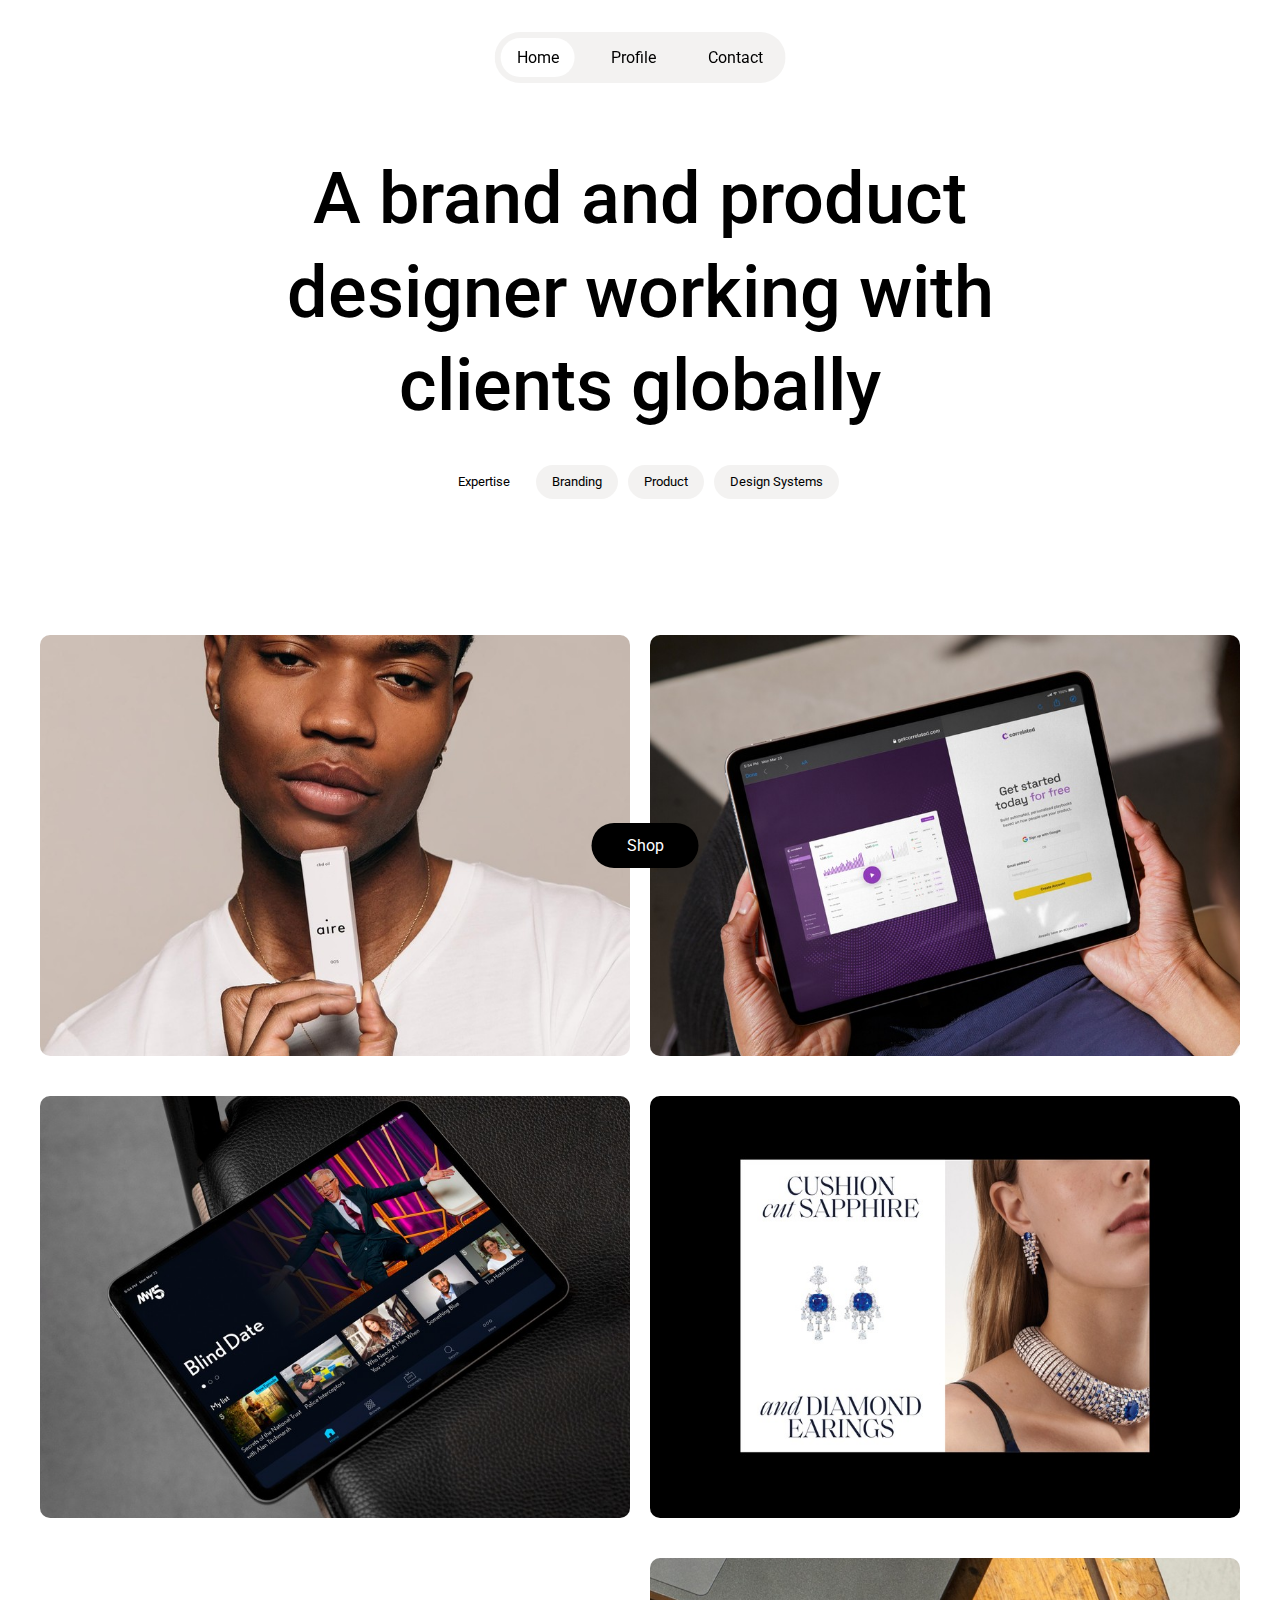
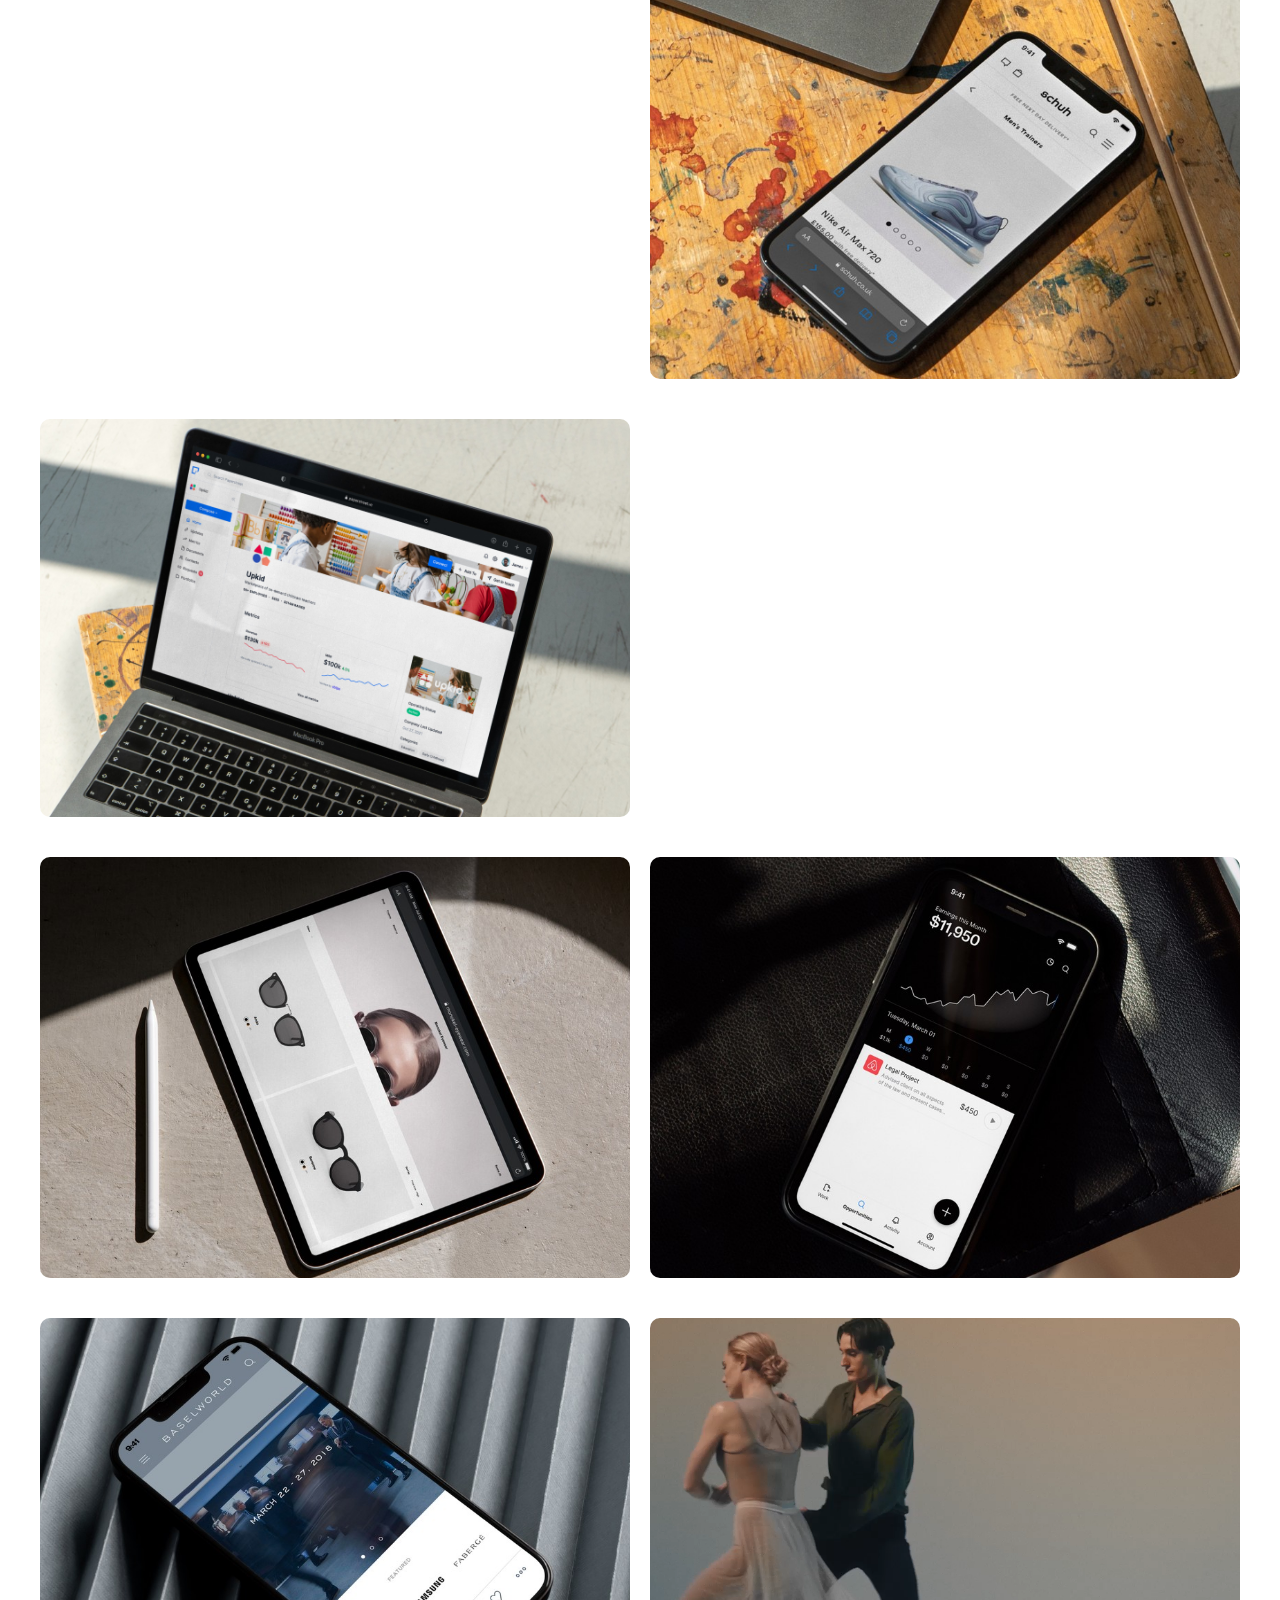
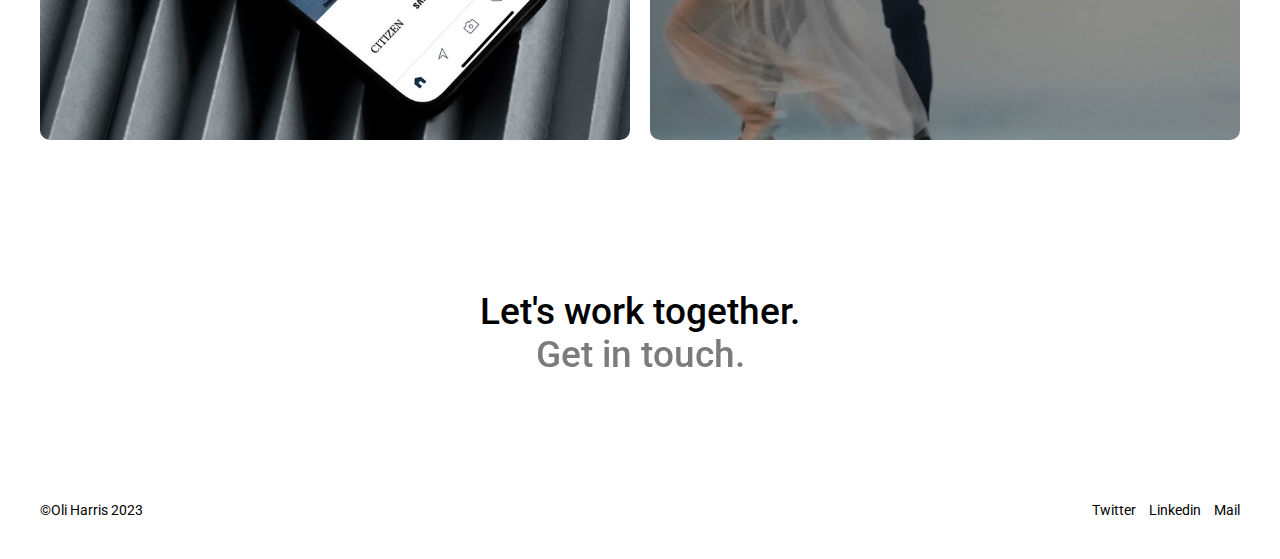
<file: index.html>
<!DOCTYPE html>
<html lang="en">
<head>
    <meta charset="UTF-8">
    <meta name="viewport" content="width=device-width, initial-scale=1.0">
    <title>OH.STUDIO</title>
    <link rel="icon" href="https://framerusercontent.com/images/vnj4xfujsIqj6glhDUe5Cv6U.jpg">
    <link rel="stylesheet" href="style.css">
    <link href="https://fonts.googleapis.com/css2?family=Roboto:ital,wght@0,100;0,300;0,400;0,500;0,700;0,900;1,100;1,300;1,400;1,500;1,700;1,900&display=swap" rel="stylesheet">
</head>
<body oncontextmenu="return false">
    <header class="header margin" id="home">
        <nav class="nav width">
            <ul class="nav__link">
                <li class="nav__list active">
                    <a href="#home">Home</a>
                </li>
                <li class="nav__list">
                    <a href="#home">Profile</a>
                </li>
                <li class="nav__list">
                    <a href="#home">Contact</a>
                </li>
            </ul>
        </nav>
    </header>

    <div class="section row margin">
        <div class="banner">
            <h1 class="title">
                A brand and product <br>
                designer working with <br>
                clients globally
            </h1>
        </div>

        <div class="perks center">
            <a href="#home">Expertise</a>
            <a href="#home" class="btn">Branding</a>
            <a href="#home" class="btn">Product</a>
            <a href="#home" class="btn">Design Systems</a>
        </div>
    </div>

    <div class="idk__footer">
        <div class="fixed__footer d-flex">
            <span></span>
            <p><a href="#home" style="color:white;">Shop</a></p>
        </div>
    </div>

    <section class="section margin">
        <div class="container grid">
            <div class="grid__items content">
                <img src="./assets/aire.jpg" alt="aire">
                <div class="content__hover pop">
                    <p>Aire</p>
                    <div class="content__btn">
                        <a href="#home">&rarr;</a>
                    </div>
                </div>
            </div>
            <div class="grid__items content">
                <img src="./assets/correlated.jpg" alt="correlated">
                <div class="content__hover pop">
                    <p>Correlated</p>
                    <div class="content__btn">
                        <a href="#home">&rarr;</a>
                    </div>
                </div>
            </div>
            <div class="grid__items content">
                <img src="./assets/channel5.jpg" alt="channel 5">
                <div class="content__hover pop">
                    <p>Channel 5</p>
                    <div class="content__btn">
                        <a href="#home">&rarr;</a>
                    </div>
                </div>
            </div>
            <div class="grid__items content">
                <img src="./assets/ronald.jpg" alt="ronald abram">
                <div class="content__hover pop">
                    <p>Ronald Abram</p>
                    <div class="content__btn">
                        <a href="#home">&rarr;</a>
                    </div>
                </div>
            </div>
            <div class="grid__items content">
                <video style="transform: scale(1.3);" width="100%" height="100%" autoplay muted loop>
                    <source src="./assets/propeller.mp4" type="video/mp4">
                </video>
                <div class="content__hover pop">
                    <p>Propeller</p>
                    <div class="content__btn">
                        <a href="#home">&rarr;</a>
                    </div>
                </div>
            </div>
            <div class="grid__items content">
                <img src="./assets/schuh.jpg" alt="schuh">
                <div class="content__hover pop">
                    <p>Schuh</p>
                    <div class="content__btn">
                        <a href="#home">&rarr;</a>
                    </div>
                </div>
            </div>
            <div class="grid__items content">
                <img src="./assets/paperstreet.jpg" alt="paper street">
                <div class="content__hover pop">
                    <p>Paperstreet</p>
                    <div class="content__btn">
                        <a href="#home">&rarr;</a>
                    </div>
                </div>
            </div>
            <div class="grid__items content">
                <video width="100%" height="100%" autoplay muted loop>
                    <source src="./assets/ohsupply.mp4" type="video/mp4">
                </video>
                <div class="content__hover pop">
                    <p>OH.SUPPLY</p>
                    <div class="content__btn">
                        <a href="#home">&rarr;</a>
                    </div>
                </div>
            </div>
            <div class="grid__items content">
                <img src="./assets/eyewear.jpg" alt="Monokel eyewear">
                <div class="content__hover pop">
                    <p>Monokel eyewear</p>
                    <div class="content__btn">
                        <a href="#home">&rarr;</a>
                    </div>
                </div>
            </div>
            <div class="grid__items content">
                <img src="./assets/lawtrades.jpg" alt=";awtrades">
                <div class="content__hover pop">
                    <p>Law trades</p>
                    <div class="content__btn">
                        <a href="#home">&rarr;</a>
                    </div>
                </div>
            </div>
            <div class="grid__items content">
                <img src="./assets/baselworld.jpg" alt="baselworld">
                <div class="content__hover pop">
                    <p>Baselworld</p>
                    <div class="content__btn">
                        <a href="#home">&rarr;</a>
                    </div>
                </div>
            </div>
            <div class="grid__items content">
                <video class="nycb" width="100%" height="100%" autoplay muted loop>
                    <source src="./assets/nycb.mp4" type="video/mp4">
                </video>
                <div class="content__hover pop">
                    <p>NYCB</p>
                    <div class="content__btn">
                        <a href="#home">&rarr;</a>
                    </div>
                </div>
            </div>
        </div>
    </section>

    <section class="section margin">
        <div class="sub__header">
            <h2>
                Let's work together.<br>
                <span>Get in touch.</span>
            </h2>
        </div>

        <footer class="footer flex">
            <div class="credits">
                <p>&copy;Oli Harris 2023</p>
            </div>
            <div class="footer__nav">
                <a href="#home">Twitter</a>
                <a href="#home">Linkedin</a>
                <a href="#home">Mail</a>
            </div>
        </footer>
    </section>

</body>
</html>
</file>
<file: style.css>
*,
*::before,
*::after{
    padding: 0;
    margin: 0;
    box-sizing: border-box;
}

html{
    scroll-behavior: smooth;
}

:root{
    --white: #ffffff;
    --black: #000000;
    --meds-white: #e8e5e480;
    --dark-gray: #7f7f7f;
}

::selection{
    background-color: #101820ff;
    color: white;
}

body{
    font-family: "Roboto", sans-serif;
    font-weight: 400;
    font-size: 1rem;
    color: var(--black);
    margin: 0 2.5rem;
}

a{
    text-decoration: none;
}

li{
    list-style: none;
}

.section{
    max-width: 1400px;
    margin: 2.5rem auto;
}

.header{
    width: 100%;
    max-width: 1400px;
    padding: 3rem 0 4rem;
    position: relative;
}

.nav{
    background-color: var(--meds-white);
    -webkit-backdrop-filter: blur(16px);
    backdrop-filter: blur(16px); 
    padding: .4rem;

    position: fixed;
    left:50%;
    top: 2rem;
    transform: translateX(-50%);
    z-index: 100;
}

.width{
    max-width: max-content;
    border-radius: 200px;
}

.nav__link{
    display: flex;
    justify-content: space-around;
    gap: 20px;
}

.nav__list{
    padding: .6rem 1rem;
    border-radius: 2rem;
}

.active{
    background-color: var(--white);
    color: var(--black);
}


.nav__list a{
    color: var(--black);
    font-size: 1rem;
}

/* section 1 header */

.banner{
    width: 100%;
    margin-inline: 0 auto;
}

.row{
    display: flex;
    flex-direction: column;
    justify-content: center;
    align-items: center;
}

.banner .title{
    text-align: center;
    font-size: 4.5rem;
    line-height: 1.3;
    font-weight: 500;
}

.perks{
    display: flex;
    justify-content: center;
    gap: 10px;
    margin: 2rem 0 6rem;
}

.perks a{
    color: var(--black);
    padding: .6rem 1rem;
    font-size: 0.8rem;
}

.perks .btn{
    background-color: var(--meds-white);
    border-radius: calc(0.625rem * 2);
}

/* section 2 */

.grid{
    display: grid;
    grid-template-columns: 1fr 1fr;
    grid-auto-rows: repeat(12,100%);
    column-gap: 1.2rem;
    row-gap: 2.5rem; 
}

.grid__items{
    max-width: 100%;
    height: 100%;
    border-radius: 10px;

    position: relative;
    overflow: hidden;
    z-index: 1;
}

.grid__items img{
    width: 100%;
    height: 100%;
    background-size: cover;
    transform: scale(1.2);
}

/* content hover */

.content__hover{
    height: 100%;
    width: 100%;
    background: var(--black);
    opacity: .7;
    position: absolute;
    z-index: 2;
    top: 0;
    left:0;

    display: flex;
    justify-content: space-between;
    padding: 1rem;
}


.content__hover p{
    font-size: 1.125rem;
    color: var(--white);
}

.content__hover .content__btn{
    background-color: var(--white);
    transform: rotate(-45deg);
    width: 50px;
    height: 50px;
    padding: 0 5px 5px 10px;
    border-radius: 25px;

    display: grid;
    align-items: center;

    margin: 1.5rem 1.8rem;
}

.content__btn a{
    font-size: 2rem;
    font-weight: 700;
    color: var(--black);
}

.pop{
    display: none;
}

.grid__items:hover .pop{
    display: flex;
}

/* slideup */

.grid__items:hover .content__btn{
    animation: .6s 1 ease slideUP;
    margin: 0;
    opacity: .5;
    transition: outline .3s ease-in-out;
}

.grid__items:hover .content__btn a{
    opacity: 1;
}

.content__btn:hover:is(.content__btn:hover){
    opacity: 1;
    outline: 1px solid var(--white);
    outline-offset: .2rem;
}

@keyframes slideUP{
    from{
        margin: 1.5rem 1.8rem;
    }
}

.nycb{
    transform: scale(1.5);
}

/* section three */

.sub__header{
    padding: 110px 0;
}

.sub__header h2{
    font-size: 2.3rem;
    font-weight: 500;
    text-align: center;
}

.sub__header span{
    filter: contrast(3.71%);
}

/* footer */

.footer{
    max-width: 1400px;
    margin: 1rem 0;
    font-size: .9rem;
}

.flex{
    display: flex;
    align-items: center;
    justify-content: space-between;
}

.footer__nav a{
    margin-left: 10px;
    color: var(--black);
    font-size: inherit;
}

.footer__nav .credits{
    font-size: inherit;
}


/* fixed nav footer */

.fixed__footer{
    display: grid;
    place-items: center;
    position: fixed;
    left:50%;
    bottom: 2rem;
    transform: translateX(-50%);
    z-index: 100;
}

.fixed__footer p{
    background-color: var(--black);
    padding: 13px 35px;
    color: var(--white);
    border-radius: 30px;
}

.d-flex{
    display: flex;
    gap: 10px;
}

.fixed__footer span{
    image-rendering: pixelated;
    flex-shrink: 0;
    background-size: 100% 100%;
    background-image: url("data:image/svg+xml;utf8,%3Csvg%20xmlns%3D%22http%3A%2F%2Fwww.w3.org%2F2000%2Fsvg%22%20xmlns%3Axlink%3D%22http%3A%2F%2Fwww.w3.org%2F1999%2Fxlink%22%20viewBox%3D%220%200%2012%2012%22%3E%3Cpath%20d%3D%22M%206%200%20L%206%2012%20M%200%206%20L%2012%206%20M%201.757%201.758%20L%2010.243%2010.242%20M%201.758%2010.243%20L%2010.242%201.757%22%20fill%3D%22transparent%22%20stroke-width%3D%221.45%22%20stroke%3D%22rgb(255%2C255%2C255)%22%20stroke-miterlimit%3D%2210%22%3E%3C%2Fpath%3E%3C%2Fsvg%3E");
}

@media (max-width: 800px){
    .banner .title{
        font-size: 3rem;
    }
}


@media (max-width: 700px){
    .grid{
        grid-template-columns: 1fr;
    }

    .banner .title{
        font-size: 2.9rem;
    }

    .perks{
        display: flex;
        justify-content: center;
        gap: 10px;
        margin: 2rem 0;
        flex-wrap: wrap;
    }

    .fixed__footer p{
        padding: 10px 20px;
    }
}

@media (max-width: 550px){

    body{
        margin-inline: 2rem;
    }

    .section{
        margin: 2rem auto;
    }

    .banner .title{
        font-size: 2.1rem;
    }

    /* ?fixed footer */

    .fixed__footer{
        left: 80%;
        bottom: 6rem;
    }

    .sub__header h2{
        font-size: 2rem;
        font-weight: 500;
        text-align: center;
    }

    /* subhead in footer area */

    .sub__header{
        padding: 90px 0;
    }

    /* footer */

    .flex{
        display: flex;
        align-items: center;
        justify-content: space-between;
        flex-direction: column;
        gap: 10px;
    }
    
}
</file>
